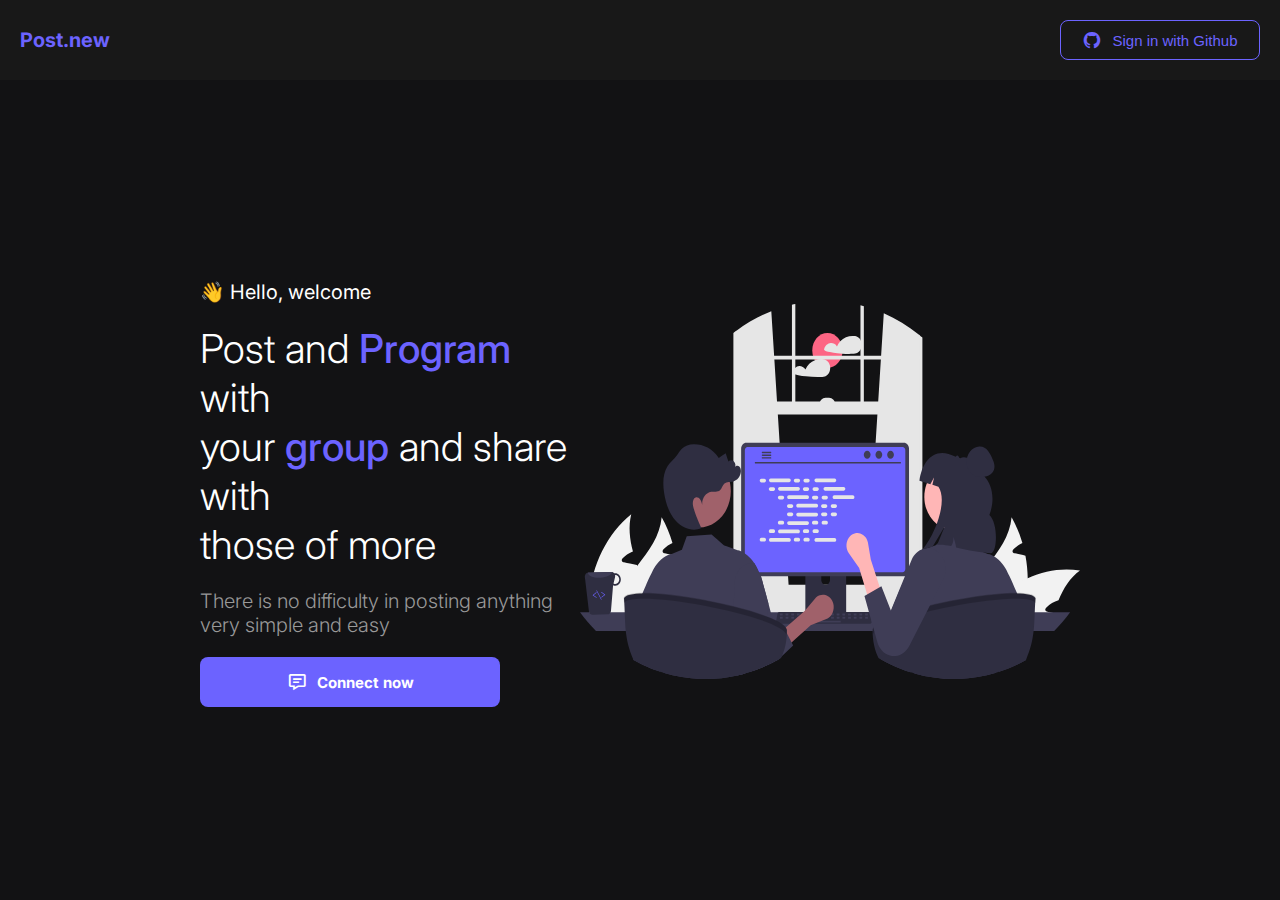
<file: index.html>
<!DOCTYPE html>
<html lang="en">
  <head>
    <meta charset="UTF-8" />
    <meta name="viewport" content="width=device-width, initial-scale=1.0" />
    <title>Document</title>
    <link rel="stylesheet" href="/styles/sass/ready.css" />
    <link
      href="https://unpkg.com/boxicons@2.1.4/css/boxicons.min.css"
      rel="stylesheet"
    />
  </head>
  <body>
    <header class="header">
      <h1>Post.new</h1>
      <button class="git-hub" id="login">
        <i class="bx bxl-github"></i>
        <span>Sign in with Github</span>
      </button>
    </header>
    <main>
      <div class="primary-group">
        <header>
          <p>
            <span> 👋 </span>
            Hello, welcome
          </p>
          <h2 class="description">
            Post and <span class="purple">Program</span> with <br /> your <span>group</span> and share with <br /> those of more
            <p>There is no difficulty in posting anything very simple and easy</p>
          </h2>
          <button class="connect-now">
            <i class='bx bx-message-detail' style='color:#ffffff' ></i> Connect now
          </button>
        </header>
      </div>
      <div class="secondary-group">
        <img src="./assets/undraw.svg" alt="pessoas utilizando um computador">
      </div>
    </main>
    <script src="/js/app.js"></script>
  </body>
</html>
</file>
<file: styles/sass/ready.css>
@import url("https://fonts.googleapis.com/css2?family=Inter:wght@300;500;400;700&display=swap");
.wrapper {
  display: flex;
  align-items: center;
  justify-content: center;
}

* {
  margin: 0;
  padding: 0;
  box-sizing: border-box;
}

body {
  background: #121214;
  width: 100%;
  height: 100vh;
}

.header {
  display: flex;
  align-items: center;
  justify-content: space-between;
  padding: 20px;
  background: #181818;
}

.header a, h1 {
  font-family: "Inter", sans-serif;
  font-weight: 700;
  color: #6C63FF;
  font-size: 20px;
  text-decoration: none;
}

.git-hub {
  background: none;
  border: 1px solid #6C63FF;
  width: 200px;
  height: 40px;
  border-radius: 8px;
  display: flex;
  align-items: center;
  justify-content: center;
  gap: 10px;
  cursor: pointer;
}
.git-hub i {
  font-size: 20px;
  color: #6C63FF;
}
.git-hub span {
  font-size: 15px;
  color: #6C63FF;
}
.git-hub:hover {
  background: #6C63FF;
  transition: 0.2s linear;
}
.git-hub:hover i,
.git-hub:hover span {
  color: #121214;
}

main {
  display: flex;
  align-items: center;
  margin: 200px;
  justify-content: space-between;
}
main .primary-group header p {
  font-family: "Inter", sans-serif;
  color: #fff;
  font-size: 20px;
}
main .primary-group .description {
  color: #fff;
  margin-top: 20px;
  font-family: "Inter", sans-serif;
  font-weight: 300;
  font-size: 40px;
}
main .primary-group .description span {
  color: #6C63FF;
  font-weight: 500;
}
main .primary-group .description p {
  color: #999;
  margin-top: 20px;
}
main .secondary-group img {
  width: 500px;
}

.connect-now {
  width: 300px;
  height: 50px;
  margin-top: 20px;
  background: #6C63FF;
  border: none;
  border-radius: 8px;
  color: #fff;
  font-family: "Inter", sans-serif;
  font-weight: 700;
  display: flex;
  align-items: center;
  justify-content: center;
  gap: 10px;
  font-size: 15px;
  cursor: pointer;
}
.connect-now i {
  font-size: 20px;
}
.connect-now:hover {
  transition: filter 0.5s;
  filter: brightness(0.6);
}

.no-post {
  text-align: center;
}
.no-post img {
  width: 300px;
}
.no-post h3 {
  font-family: "Inter", sans-serif;
  font-weight: 700;
  color: #6C63FF;
  margin-top: 50px;
}

.post {
  background: #323238;
  width: 800px;
  height: 300px;
  border-radius: 10px;
  padding: 40px;
  transform: translateY(-150px);
  margin-bottom: 15px;
  display: flex;
  flex-direction: column;
}
.post time {
  color: #999;
  font-family: "Inter", sans-serif;
  font-size: 12px;
}
.post a {
  color: #fff;
  font-family: "Inter", sans-serif;
  font-weight: 700;
  font-size: 40px;
  margin-top: 20px;
  text-decoration: none;
}
.post .description {
  font-size: 15px;
  color: #999;
  font-family: "Inter", sans-serif;
  font-weight: 300;
}/*# sourceMappingURL=ready.css.map */
</file>
